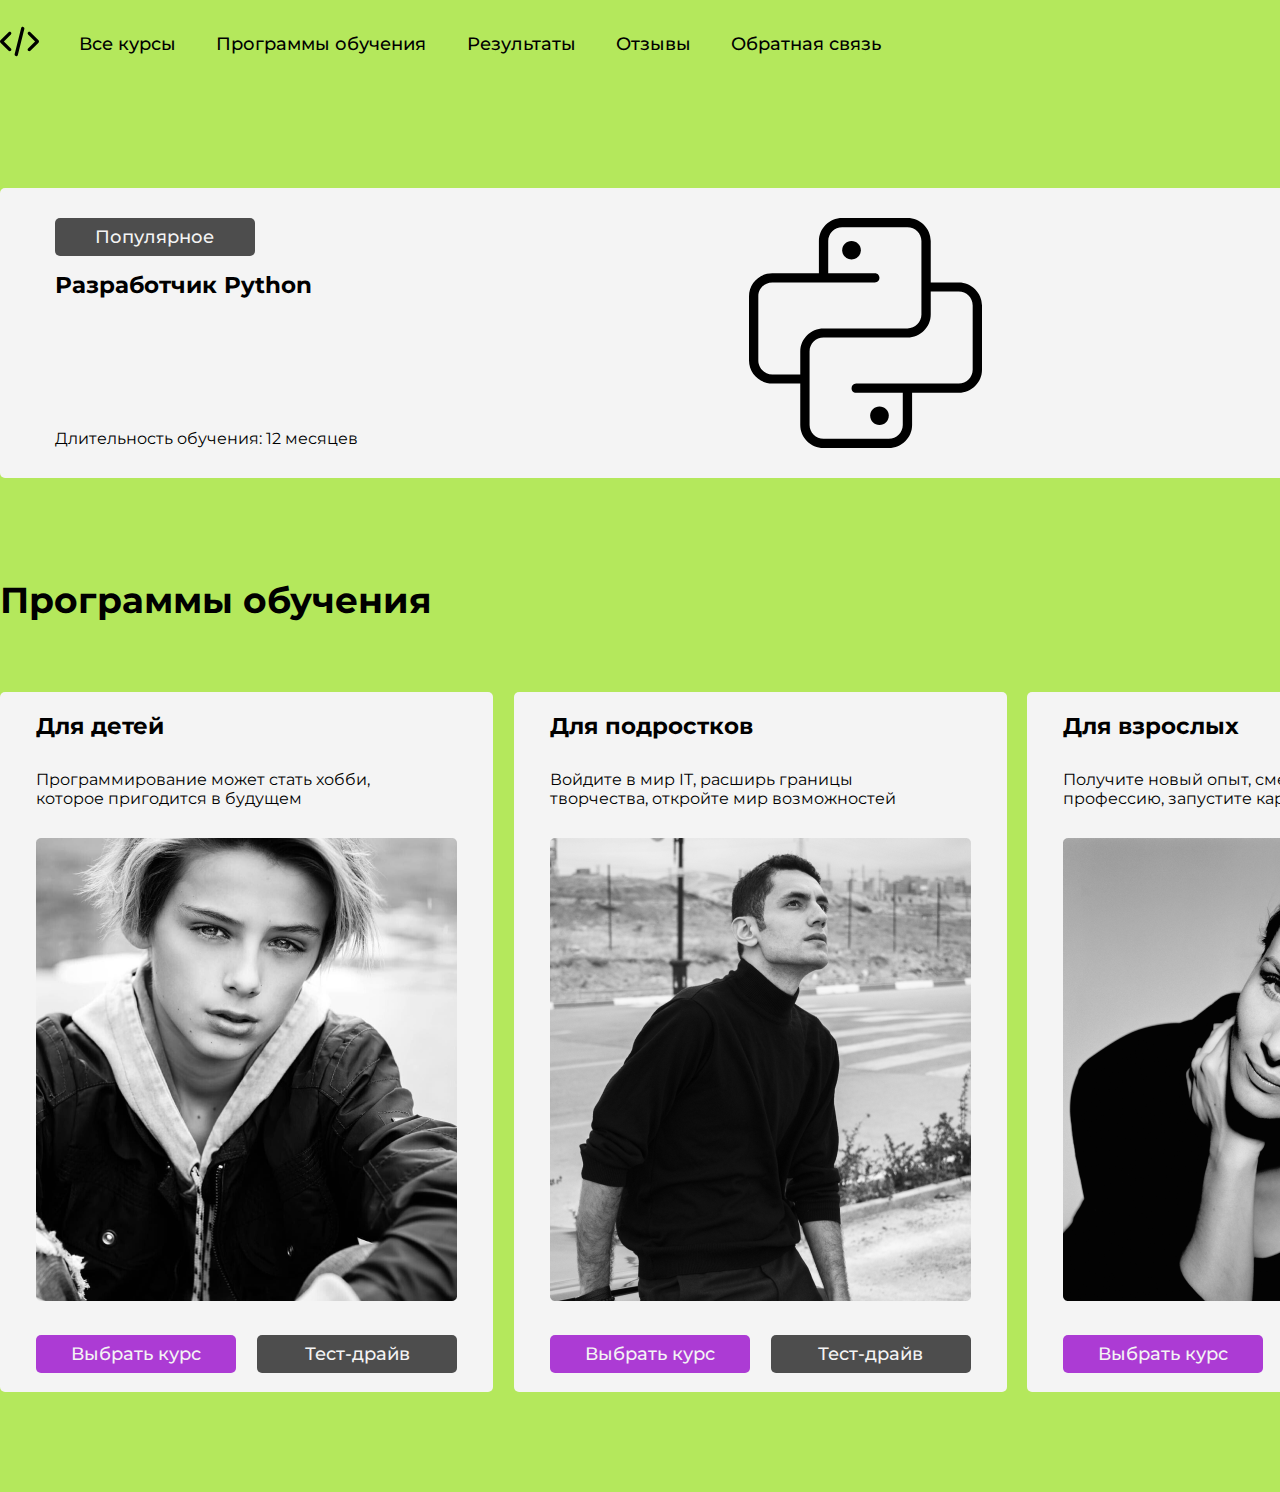
<file: index.html>
<!DOCTYPE html>
<html lang="en">
<head>
    <meta charset="UTF-8">
    <meta name="viewport" content="width=device-width, initial-scale=1.0">
    <title>IT</title>
    <link rel="preconnect" href="https://fonts.googleapis.com">
    <link rel="preconnect" href="https://fonts.gstatic.com" crossorigin>
    <link href="https://fonts.googleapis.com/css2?family=Montserrat:ital,wght@0,100..900;1,100..900&display=swap" rel="stylesheet">
    <link rel="stylesheet" href="reset.css">
    <link rel="stylesheet" href="style.css">
</head>
<body>
    <div class="content_wrapper">
        <header>
            <div class="header_wrapper">
                <div class="info_menu">
                    <div class="menu_items">
                    <nav>
                        <ul>
                            <li><a href="#"><img src="images/logo.svg" draggable="false"></a></li>
                            <li><a href="index2.html">Все курсы</a></li>
                            <li><a href="#">Программы обучения</a></li>
                            <li><a href="#">Результаты</a></li>
                            <li><a href="#">Отзывы</a></li>
                            <li><a href="#">Обратная связь</a></li>
                        </ul>
                    </nav>
                    </div>
                </div>
                <div class="button_start">
                    <a href="#"><button class="btn_launch">Начать обучение</button></a>
                </div>
            </div>
        </header>
        <div class="python-block">
            <div class="python-wrapper">
                <div class="python-content">
                <div class="python-b1">
                    <div id="python-btn">
                        <a href="#"><button id="btn_launch">Популярное</button></a>
                        <h2>Разработчик Python</h2>
                    </div>
                    <p>Длительность обучения: 12 месяцев</p>
                </div>
                <div class="python-svg">
                    <img src="images/python.svg">
                </div>
                <div class="python-price">
                    <div class="prices">
                        <p id="oldprice">14999 ₽/мес</p>
                        <p id="newprice">4599 ₽/мес</p>
                    </div>
                    <div class="python-btn">
                        <a href="#"><button class="btn_launch">Записаться</button></a>
                    </div>
                </div>
                </div>
            </div>
        </div>
        <div class="programs">
            <div class="programs-wrapper">
                <h1>Программы обучения</h1>
                <div class="program">
                    <div class="program-list">
                        <div class="program-card">
                            <div class="program-content">
                                <h2>Для детей</h2>
                                <p>Программирование может стать хобби, которое пригодится в будущем</p>
                                <img src="images/children.png">
                                <div class="program-button">
                                    <button class="btn_launch">Выбрать курс</button>
                                    <button id="btn_launch">Тест-драйв</button>
                                </div>
                            </div>
                        </div>
                        <div class="program-card">
                            <div class="program-content">
                                <h2>Для подростков</h2>
                                <p>Войдите в мир IT, расширь границы творчества, откройте мир возможностей</p>
                                <img src="images/yung.png">
                                <div class="program-button">
                                    <button class="btn_launch">Выбрать курс</button>
                                    <button id="btn_launch">Тест-драйв</button>
                                </div>
                            </div>
                        </div>
                        <div class="program-card">
                            <div class="program-content">
                                <h2>Для взрослых</h2>
                                <p>Получите новый опыт, смените профессию, запустите карьеру</p>
                                <img src="images/old.png">
                                <div class="program-button">
                                    <button class="btn_launch">Выбрать курс</button>
                                </div>
                            </div>
                        </div>
                    </div>
                </div>
            </div>
        </div>
    </div>
</body>
</html>
</file>
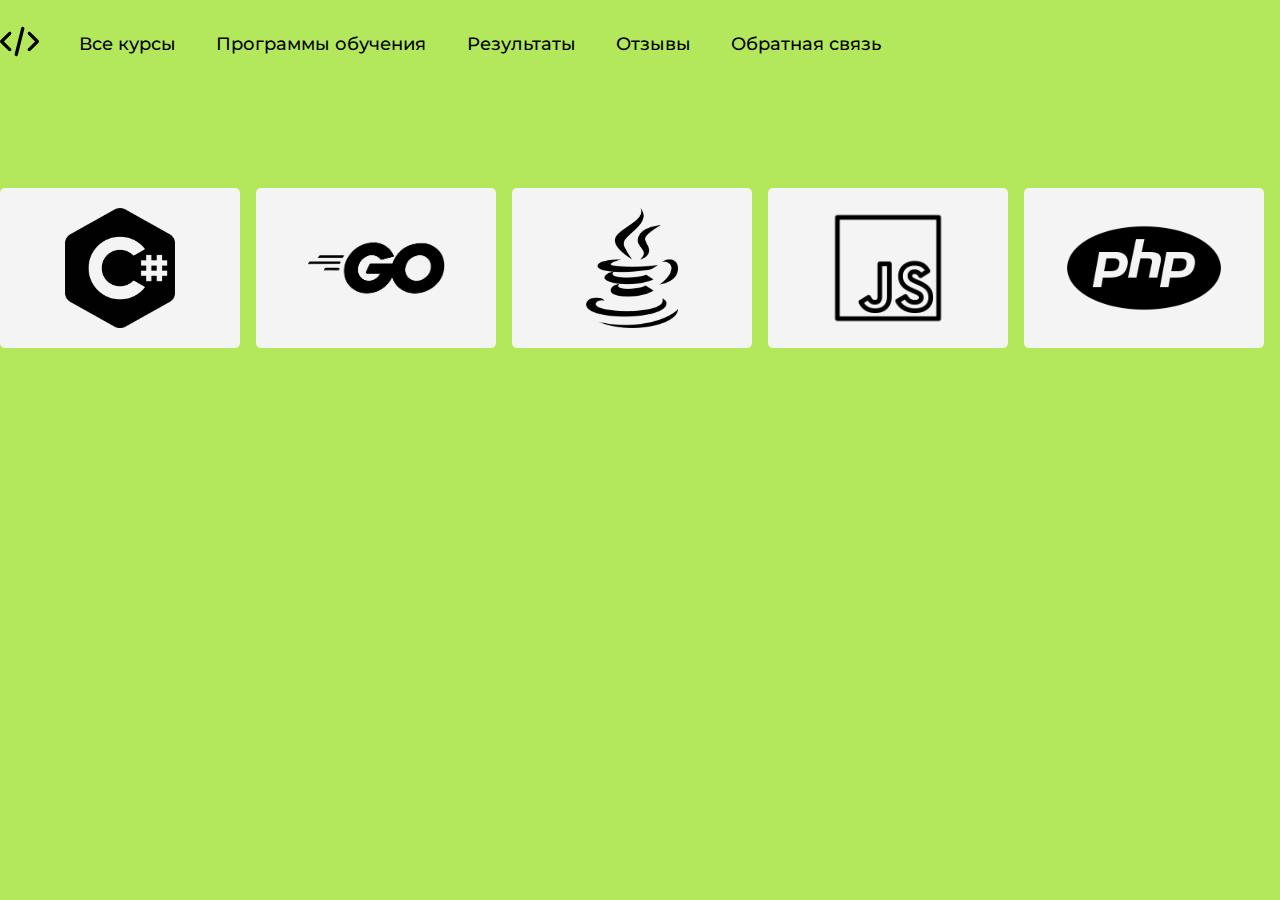
<file: index2.html>
<!DOCTYPE html>
<html lang="en">
<head>
    <meta charset="UTF-8">
    <meta name="viewport" content="width=device-width, initial-scale=1.0">
    <title>IT</title>
    <link rel="preconnect" href="https://fonts.googleapis.com">
    <link rel="preconnect" href="https://fonts.gstatic.com" crossorigin>
    <link href="https://fonts.googleapis.com/css2?family=Montserrat:ital,wght@0,100..900;1,100..900&display=swap" rel="stylesheet">
    <link rel="stylesheet" href="reset.css">
    <link rel="stylesheet" href="style2.css">
</head>
<body>
    <div class="content_wrapper">
        <header>
            <div class="header_wrapper">
                <div class="info_menu">
                    <div class="menu_items">
                    <nav>
                        <ul>
                            <li><a href="index.html"><img src="images/logo.svg" draggable="false"></a></li>
                            <li><a href="index2.html">Все курсы</a></li>
                            <li><a href="#">Программы обучения</a></li>
                            <li><a href="#">Результаты</a></li>
                            <li><a href="#">Отзывы</a></li>
                            <li><a href="#">Обратная связь</a></li>
                        </ul>
                    </nav>
                    </div>
                </div>
                <div class="button_start">
                    <a href="#"><button class="btn_launch">Начать обучение</button></a>
                </div>
            </div>
        </header>
        <div class="gallery">
            <div class="gallery-content">
                <div class="card">
                    <img src="images/cs.png" id="cs">
                </div>
                <div class="card">
                    <img src="images/go.png">
                </div>
                <div class="card">
                    <img src="images/java.png" id="java">
                </div>
                <div class="card">
                    <img src="images/js.png" id="js">
                </div>
                <div class="card">
                    <img src="images/php.png">
                </div>
                <div class="card">
                    <img src="images/ruby.png" id="ruby">
                </div>
            </div>
        </div>
    </div>
</body>
</html>
</file>
<file: style.css>
:root {
    --white: #F4F4F4;
    --black: black;
    --purple: #AC3BD4;
    --green: #B4E85C;
    --gray: #4d4d4d;
    --texth1: 36px;
    --texth2: 23px;
    --text18: 18px;
    --text16: 16px;
    --weight16: 400;
    --weight18: 500;
    --weightH2: 600;
    --weightH1: 700;
}
body, button {
    font-family: "Montserrat", sans-serif;
}
body, html {
    width: 100%;
    background-color: var(--green);
}
h1 {
    font-size: var(--texth1);
    margin-bottom: 70px;
}
h2 {
    font-size: var(--texth2);
}
header {
    display: flex;
    flex-direction: column;
    justify-content: center;
    margin: 0 auto;
    height: 88px;
}
.header_wrapper {
    display: flex;
    justify-content: space-between;
    align-items: center;
    width: 1520px;
    margin: 0 auto;
}
.info_menu {
    display: flex;
    align-items: center;
}
.menu_items {
    width: 881px;
}
ul {
    display: flex;
    justify-content: space-between;
    align-items: center;
}
li a{
    font-size: var(--text18);
    font-weight: 500;
    color: var(--black);
}
.button_start {
    display: flex;
    justify-content: space-between;
    align-items: center;
    width: auto;
}
.language_block {
    display: flex;
    width: 108px;
    color: var(--black);
    justify-content: space-between;
    margin-right: 24px;
}
.btn_launch {
    padding: 8px 18px;
    border-radius: 5px;
    border-style: none;
    color: var(--white);
    font-size: var(--text18);
    font-weight: 500;
    background-color: var(--purple);
}
#btn_launch {
    padding: 8px 18px;
    border-radius: 5px;
    border-style: none;
    color: var(--white);
    font-size: var(--text18);
    font-weight: 500;
    background-color: var(--gray);
}
.python-block {
    margin: 100px 0px;
}
.python-wrapper {
    display: flex;
    width: 1520px;
    height: 290px;
    margin: 0 auto;
    background-color: var(--white);
    border-radius: 5px;
    justify-content: space-around;
    align-items: center;
}
.python-content {
    display: flex;
    width: 1411px;
    justify-content: space-between;
}
.python-b1 {
    display: flex;
    flex-direction: column;
    height: 230px;
    justify-content: space-between;
}
#python-btn {
    display: flex;
    flex-direction: column;
    height: 81px;
    justify-content: space-between;
}
.python-svg {
    display: flex;
}
.python-price {
    display: flex;
    flex-direction: column;
    justify-content: flex-end;
    height: 230px;
}
.prices {
    display: flex;
    flex-direction: column;
    justify-content: space-between;
    align-items: flex-end;
    margin-bottom: 22px;
}
#oldprice {
    font-size: var(--text18);
    color: var(--gray);
    text-decoration: line-through;
    font-weight: 500;
}
#newprice {
    font-size: var(--texth2);
    color: var(--black);
    font-weight: 600;
}
.programs {
    margin-bottom: 100px;
}
.programs-wrapper {
    display: flex;
    margin: 0 auto;
    flex-direction: column;
    width: 1520px;
}
.program-list {
    display: flex;
    justify-content: space-between;
}
.program-card {
    display: flex;
    width: 493px;
    height: 700px;
    background-color: var(--white);
    border-radius: 5px;
    justify-content: center;
    align-items: center;
}
.program-content h2 {
    margin-top: 30px;
}
.program-content p {
    width: 350px;
    margin: 30px 0px;
}
.program-button {
    display: flex;
    margin: 30px 0px;
    justify-content: space-between;
}
.program-button .btn_launch,#btn_launch {
    width: 200px;
}
</file>
<file: style2.css>
:root {
    --white: #F4F4F4;
    --black: black;
    --purple: #AC3BD4;
    --green: #B4E85C;
    --texth1: 36px;
    --texth2: 23px;
    --text18: 18px;
    --text16: 16px;
    --weight16: 400;
    --weight18: 500;
    --weightH2: 600;
    --weightH1: 700;
}
body, button {
    font-family: "Montserrat", sans-serif;
}
body, html {
    width: 100%;
    background-color: var(--green);
}
h1 {
    font-size: var(--texth1);
    margin-bottom: 70px;
}
header {
    display: flex;
    flex-direction: column;
    justify-content: center;
    margin: 0 auto;
    height: 88px;
}
.header_wrapper {
    display: flex;
    justify-content: space-between;
    align-items: center;
    width: 1520px;
    margin: 0 auto;
}
.info_menu {
    display: flex;
    align-items: center;
}
.menu_items {
    width: 881px;
}
ul {
    display: flex;
    justify-content: space-between;
    align-items: center;
}
li a{
    font-size: var(--text18);
    font-weight: 500;
    color: var(--black);
}
.button_start {
    display: flex;
    justify-content: space-between;
    align-items: center;
    width: auto;
}
.language_block {
    display: flex;
    width: 108px;
    color: var(--black);
    justify-content: space-between;
    margin-right: 24px;
}
.btn_launch {
    padding: 8px 18px;
    border-radius: 5px;
    border-style: none;
    color: var(--white);
    font-size: var(--text18);
    font-weight: 500;
    background-color: var(--purple);
}
#btn_launch {
    padding: 8px 18px;
    border-radius: 5px;
    border-style: none;
    color: var(--white);
    font-size: var(--text18);
    font-weight: 500;
    background-color: var(--gray);
}
.gallery {
    margin: 100px 0px;
}
.gallery-content {
    display: flex;
    width: 1520px;
    margin: 0 auto;
    justify-content: space-between;
}
.card {
    display: flex;
    justify-content: center;
    background-color: var(--white);
    border-radius: 5px;
    width: 240px;
    height: 160px;
    align-items: center;
}
.card img {
    height: 160px;
}
#cs,#java,#js,#ruby {
    height: 120px;
}
</file>
